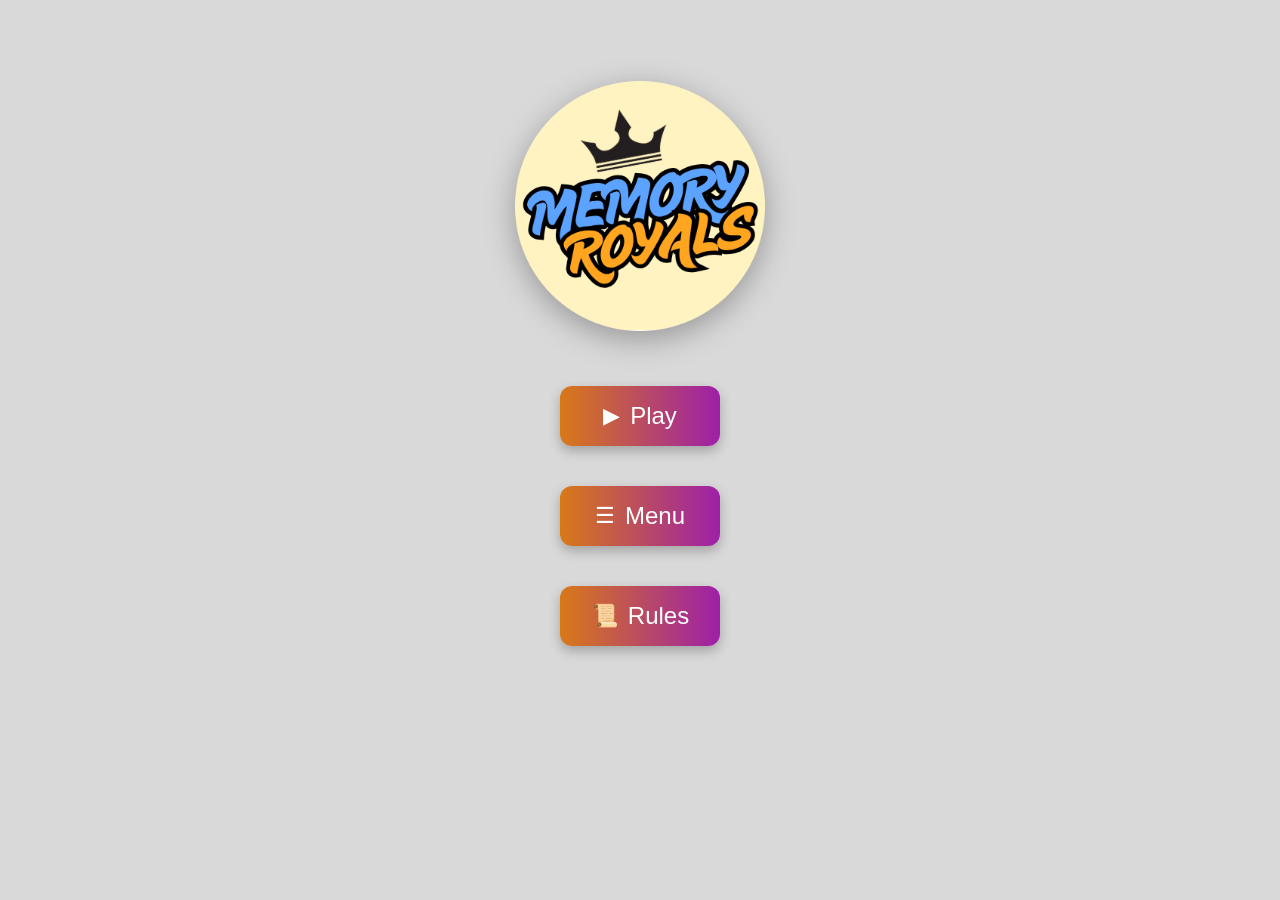
<file: index.html>
<!DOCTYPE html>
<html lang="en">
<head>
    <link rel="manifest" href="manifest.json">

    <meta name="theme-color" content="#000000">
    <link rel="apple-touch-icon" href="assets/images/gamelogo.png">
    <meta charset="UTF-8">

    <meta
        name="viewport"
        content="width=device-width, initial-scale=1.0"
    >

    <title>Memory Royals - Menu</title>

    <!-- Menu CSS -->
    <link rel="stylesheet" href="css/menu.css">
</head>

<body>
        <div id="rotateScreen">

        <div class="rotate-content">

            <img
                src="assets/images/gamelogo.png"
                class="rotate-logo"
                alt="Memory Royals Logo"
            >

            <div class="rotate-icon">
                📱 ↻
            </div>

            <h2>Rotate Your Device</h2>

            <p>Please use Landscape Mode</p>

        </div>

    </div>
    <video
        id="backgroundVideo"
        class="background-video"
        autoplay
        muted
        loop
        playsinline
    >
        <source
            src="assets/videos/background.mp4"
            type="video/mp4"
        >

        Your browser does not support video backgrounds.
    </video>


    <!-- ==========================================
         DARK OVERLAY
         Helps the logo and buttons remain visible
    =========================================== -->

    <div class="background-overlay"></div>


    <!-- ==========================================
         MAIN MENU
    =========================================== -->
    <div id="gameContent">
        <main class="menu-container">

            <!-- Game Logo -->
            <div class="logo-container">
                <img
                    src="assets/images/gamelogo.png"
                    alt="Memory Royals Logo"
                    class="game-logo"
                >
            </div>


            <!-- Menu Buttons -->
            <div class="menu-buttons">

                <!-- Play Button -->
                <button
                    id="playButton"
                    class="menu-button"
                >
                    <span class="button-icon">▶</span>
                    <span>Play</span>
                </button>


                <!-- Menu Button -->
                <button
                    id="menuButton"
                    class="menu-button"
                >
                    <span class="button-icon">☰</span>
                    <span>Menu</span>
                </button>


                <!-- Rules Button -->
                <button
                    id="rulesButton"
                    class="menu-button"
                >
                    <span class="button-icon">📜</span>
                    <span>Rules</span>
                </button>

            </div>

        </main>
    </div>

    <!-- ==========================================
         AUDIO
    =========================================== -->

    <!-- Background/Menu Music -->
    <audio
        id="menuMusic"
        loop
    >
        <source
            src="assets/audio/home-page.mp3"
            type="audio/mpeg"
        >
    </audio>


    <!-- Button Click Sound -->
    <audio
        id="buttonClickSound"
    >
        <source
            src="assets/audio/button-click.mp3"
            type="audio/mpeg"
        >
    </audio>


    <!-- Menu JavaScript -->
    <script src="js/menu.js"></script>

</body>
</html>
</file>
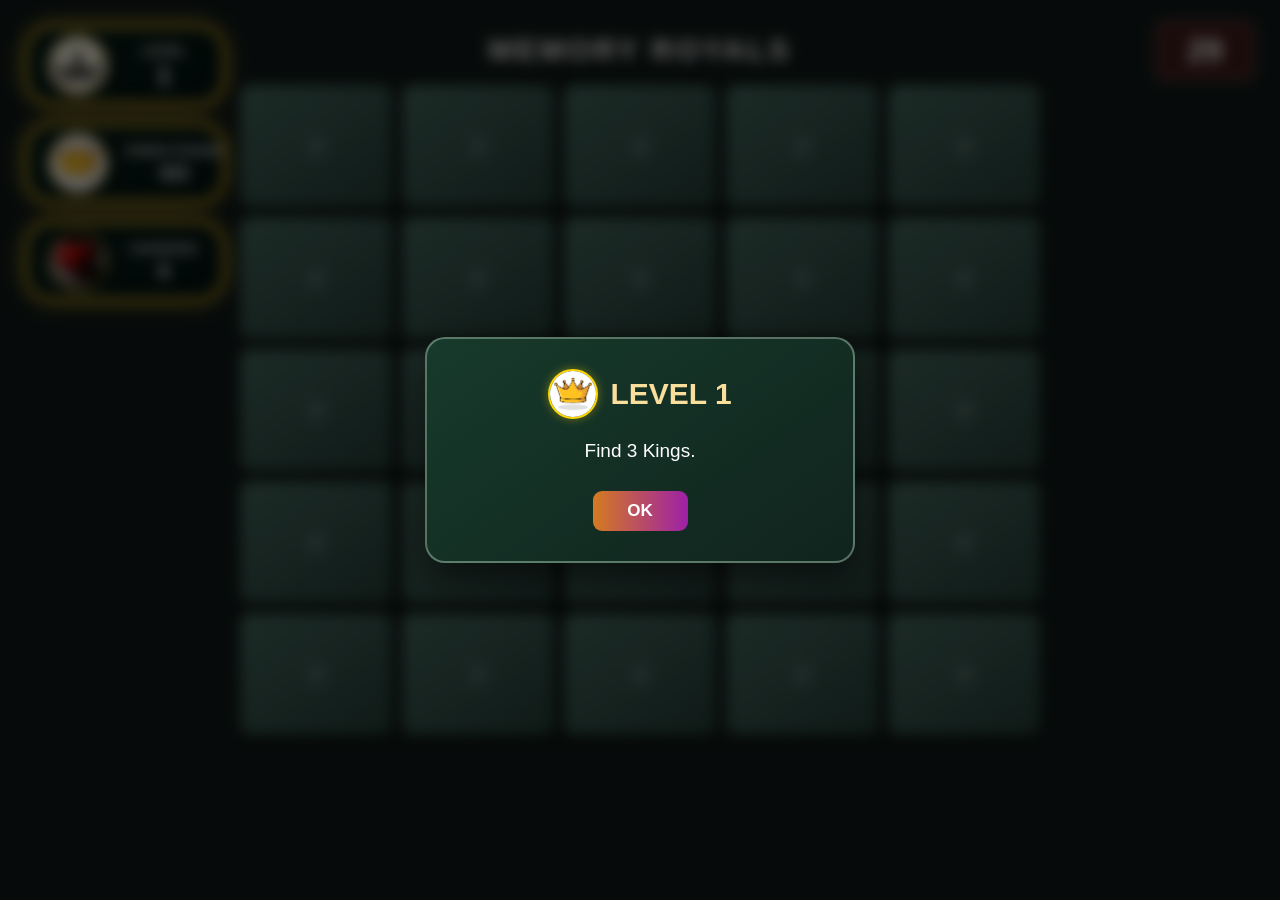
<file: game.html>
<!DOCTYPE html>
<html lang="en">

<head>

    <meta charset="UTF-8">

    <meta
        name="viewport"
        content="width=device-width, initial-scale=1.0"
    >

    <title>Memory Royals - Game</title>

    <link
        rel="stylesheet"
        href="css/game.css"
    >

</head>


<body>


    <!-- ==================================================
         MAIN GAME
    =================================================== -->

    <main class="game-container">


        <!-- ==================================================
             LEFT HUD
        =================================================== -->

    <div class="top-left-hud">

        <!-- LEVEL -->
        <div class="hud-card level-card">

            <div class="hud-icon">
                <img src="assets/images/level-crown.png" alt="Level">
            </div>

            <div class="hud-content">
                <div class="hud-label">LEVEL</div>
                <div class="hud-value" id="levelNumber">1</div>
            </div>

        </div>


        <!-- KINGS FOUND -->
        <div class="hud-card">

            <div class="hud-icon">
                <img class="hud-icon-img king-icon" src="assets/images/king.png" alt="Kings">
            </div>

            <div class="hud-content">

                <div class="hud-label">
                    KINGS FOUND
                </div>

                <div class="hud-value kings-value">
                    <span id="kingCounter">0/3</span>
                </div>

            </div>

        </div>


        <!-- CHANCES -->
        <div class="hud-card">

            <div class="hud-icon">
                <img class="hud-icon-img chance-icon" src="assets/images/heart.png" alt="Chances">
            </div>

            <div class="hud-content">

                <div class="hud-label">
                    CHANCES
                </div>

                <div
                    class="hud-value"
                    id="chanceCounter"
                >
                    3
                </div>

            </div>

        </div>

    </div>


        <!-- ==================================================
             TIMER
        =================================================== -->

        <div
            id="timer"
            class="timer"
        >
            50
        </div>


        <!-- ==================================================
             TITLE
        =================================================== -->

        <h1 class="game-title">
            MEMORY ROYALS
        </h1>


        <!-- ==================================================
             GAME BOARD
        =================================================== -->

        <section
            id="gameBoard"
            class="game-board"
        >
        </section>


        <!-- ==================================================
             FEEDBACK MESSAGE
        =================================================== -->

        <div
            id="gameMessage"
            class="game-message"
        >
        </div>
        <div
            id="sideFeedback"
            class="side-feedback"
        ></div>
        <!-- Memorise Message -->
        <div
            id="memoriseMessage"
            class="memorise-message"
        >
            MEMORISE
        </div>

    </main>


    <!-- ==================================================
         POPUP
    =================================================== -->

    <div
        id="popupOverlay"
        class="popup-overlay"
    >
        <div id="fireworks"></div>
        <div class="game-popup">

            <div class="popup-title-row">

                <img
                    id="popupIcon"
                    class="popup-icon"
                    src=""
                    alt="Popup Icon"
                >

                <div
                    id="popupTitle"
                    class="popup-title"
                >
                    LEVEL 1
                </div>

            </div>

            <div
                id="popupText"
                class="popup-text"
            >
                Get ready!
            </div>

            <button
                id="popupButton"
                class="popup-button"
            >
                OK
            </button>

        </div>

    </div>

        <!-- ==================================================
         BACKGROUND MUSIC
    =================================================== -->

    <audio
        id="gameMusic"
        loop
        preload="auto"
    >

        <source
            src="assets/audio/game-music.mp3"
            type="audio/mpeg"
        >

    </audio>


    <!-- ==================================================
         DANGER MUSIC
    =================================================== -->

    <audio
        id="dangerMusic"
        loop
        preload="auto"
    >

        <source
            src="assets/audio/danger-music.mp3"
            type="audio/mpeg"
        >

    </audio>


    <!-- ==================================================
         JAVASCRIPT
    =================================================== -->

    <script src="js/game-data.js"></script>

    <script src="js/game.js"></script>


</body>

</html>
</file>
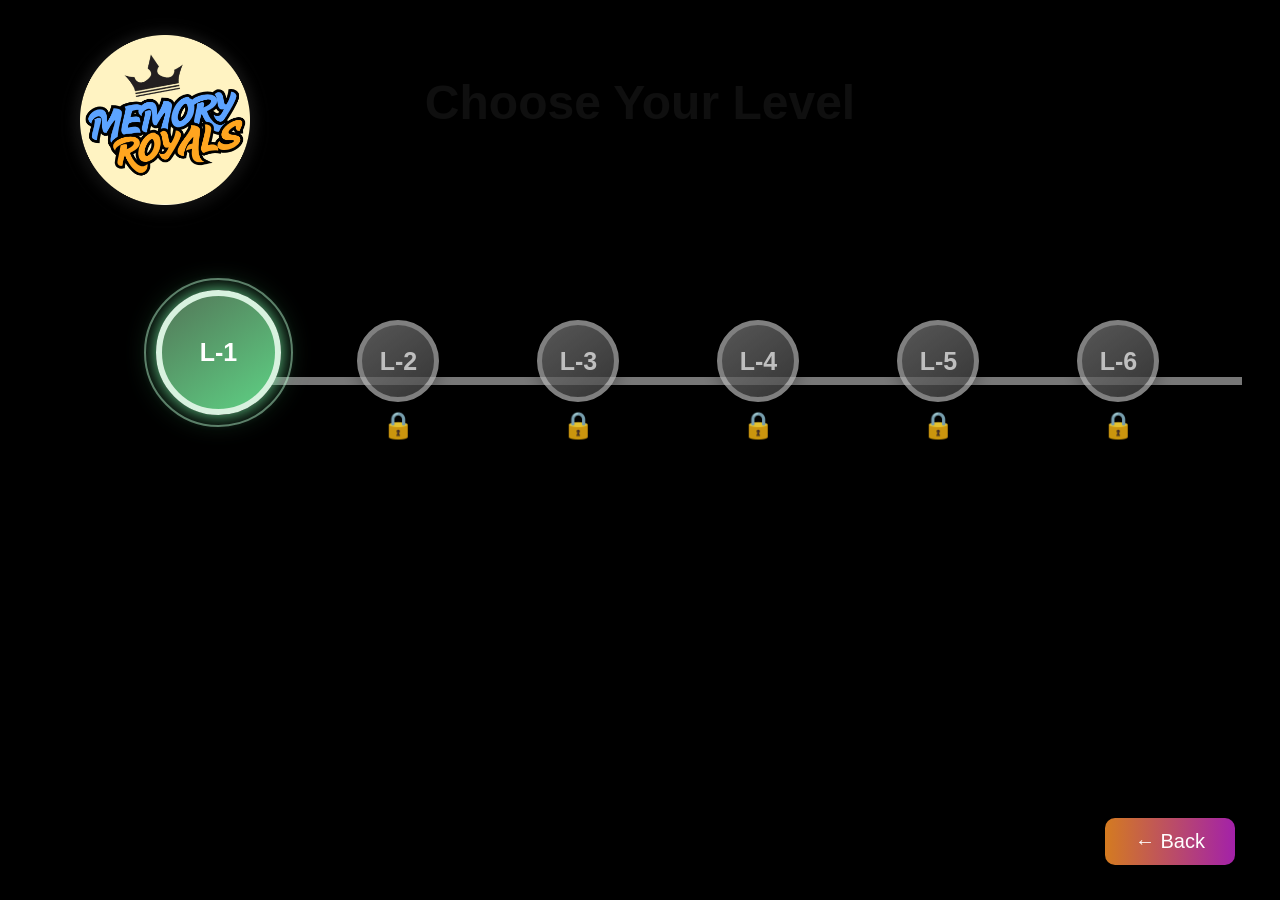
<file: level-menu.html>
<!DOCTYPE html>
<html lang="en">

<head>
    <meta charset="UTF-8">

    <meta
        name="viewport"
        content="width=device-width, initial-scale=1.0"
    >

    <title>Memory Royals - Levels</title>

    <link
        rel="stylesheet"
        href="css/level-menu.css"
    >
</head>

<body>

    <!-- ==================================================
         BACKGROUND ANIMATION
    =================================================== -->

    <video
        id="backgroundVideo"
        class="background-video"
        autoplay
        muted
        loop
        playsinline
    >
        <source
            src="assets/videos/background.mp4"
            type="video/mp4"
        >
    </video>


    <!-- Dark transparent layer over background -->
    <div class="background-overlay"></div>


    <!-- ==================================================
         MAIN PAGE
    =================================================== -->

    <main class="level-page">
        <!-- Game Logo -->
        <div class="level-page-logo">
            <img
                src="assets/images/gamelogo.png"
                alt="Memory Royals"
            >
        </div>

        <!-- Page title -->
        <h1 class="page-title">
            Choose Your Level
        </h1>


        <!-- ==================================================
             LEVEL PATH
        =================================================== -->

        <section
            class="level-path-container"
            id="levelPathContainer"
        >

            <!-- Levels will be generated by JavaScript -->

        </section>


        <!-- ==================================================
             BACK BUTTON
        =================================================== -->

        <button
            id="backButton"
            class="back-button"
        >
            ← Back
        </button>

    </main>


    <!-- ==================================================
         AUDIO
    =================================================== -->

    <!-- Background music -->
    <audio
        id="levelMenuMusic"
        preload="auto"
        loop
    >
        <source
            src="assets/audio/home-page.mp3"
            type="audio/mpeg"
        >
    </audio>


    <!-- Button click sound -->
    <audio
        id="buttonClickSound"
        preload="auto"
    >
        <source
            src="assets/audio/button-click.mp3"
            type="audio/mpeg"
        >
    </audio>


    <!-- ==================================================
         JAVASCRIPT
    =================================================== -->

    <script src="js/level-menu.js"></script>

</body>

</html>
</file>
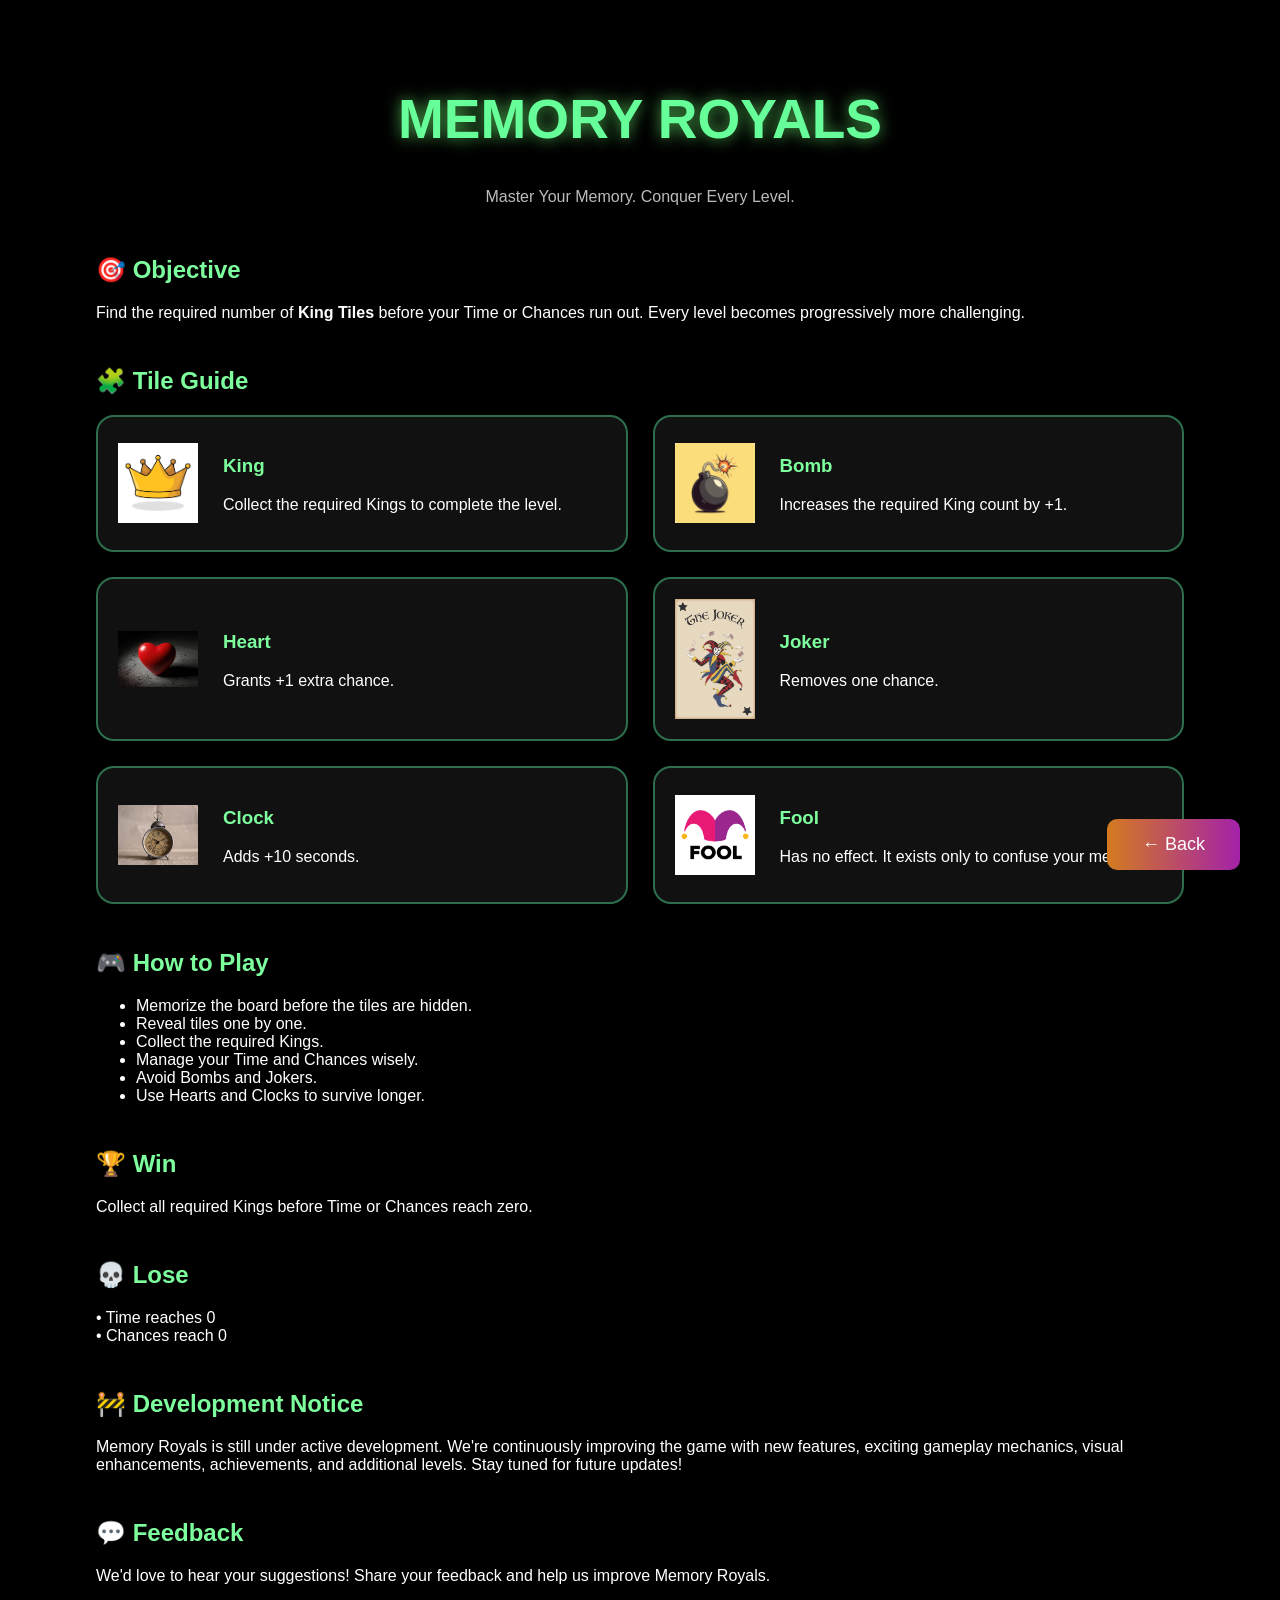
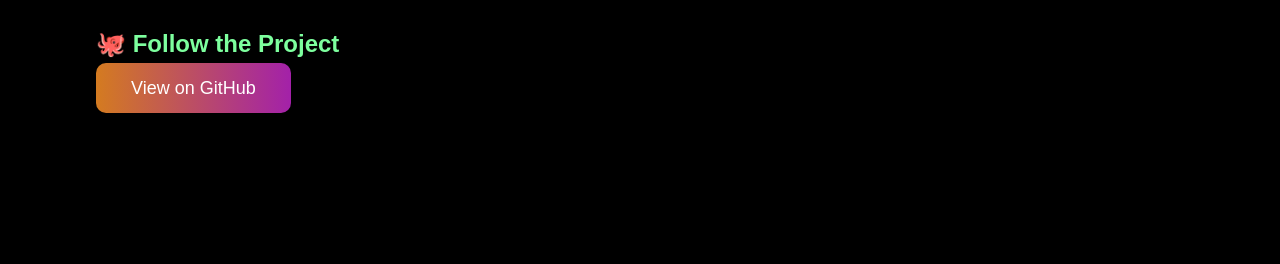
<file: rules.html>
<!DOCTYPE html>
<html lang="en">

<head>

    <meta charset="UTF-8">

    <meta name="viewport"
          content="width=device-width, initial-scale=1.0">

    <title>Memory Royals - Rules</title>

    <link rel="stylesheet"
          href="css/rules.css">

</head>

<body>

    <div class="rules-container">

        <h1 class="title">
            MEMORY ROYALS
        </h1>

        <p class="subtitle">
            Master Your Memory. Conquer Every Level.
        </p>

        <section class="section">

            <h2>🎯 Objective</h2>

            <p>
                Find the required number of <b>King Tiles</b>
                before your Time or Chances run out.
                Every level becomes progressively more
                challenging.
            </p>

        </section>

        <section class="section">

            <h2>🧩 Tile Guide</h2>

            <div class="tile-grid">

                <!-- King -->

                <div class="tile-card">

                    <img src="assets/images/king.png"
                    alt="King Tile"
                    title="King Tile"
                    >

                    <div>

                        <h3>King</h3>

                        <p>
                            Collect the required Kings to
                            complete the level.
                        </p>

                    </div>

                </div>

                <!-- Bomb -->

                <div class="tile-card">

                    <img src="assets/images/bomb.png"
                    alt="Bomb Tile"
                    title="bomb Tile"
                    >

                    <div>

                        <h3>Bomb</h3>

                        <p>
                            Increases the required King count
                            by +1.
                        </p>

                    </div>

                </div>

                <!-- Heart -->

                <div class="tile-card">

                    <img src="assets/images/heart.png"
                    alt="Heart Tile"
                    title="Heart Tile"
                    >

                    <div>

                        <h3>Heart</h3>

                        <p>
                            Grants +1 extra chance.
                        </p>

                    </div>

                </div>

                <!-- Joker -->

                <div class="tile-card">

                    <img src="assets/images/joker.png"
                    alt="Joker Tile"
                    title="Joker Tile"
                    >

                    <div>

                        <h3>Joker</h3>

                        <p>
                            Removes one chance.
                        </p>

                    </div>

                </div>

                <!-- Clock -->

                <div class="tile-card">

                    <img src="assets/images/clock.png"
                    alt="Clock Tile"
                    title="Clock Tile"
                    >

                    <div>

                        <h3>Clock</h3>

                        <p>
                            Adds +10 seconds.
                        </p>

                    </div>

                </div>

                <!-- Fool -->

                <div class="tile-card">

                    <img src="assets/images/fool.png"
                    alt="Fool Tile"
                    title="Fool Tile"
                    >

                    <div>

                        <h3>Fool</h3>

                        <p>
                            Has no effect. It exists only to
                            confuse your memory.
                        </p>

                    </div>

                </div>

            </div>

        </section>

        <section class="section">

            <h2>🎮 How to Play</h2>

            <ul>

                <li>Memorize the board before the tiles are hidden.</li>

                <li>Reveal tiles one by one.</li>

                <li>Collect the required Kings.</li>

                <li>Manage your Time and Chances wisely.</li>

                <li>Avoid Bombs and Jokers.</li>

                <li>Use Hearts and Clocks to survive longer.</li>

            </ul>

        </section>

        <section class="section">

            <h2>🏆 Win</h2>

            <p>
                Collect all required Kings before
                Time or Chances reach zero.
            </p>

        </section>

        <section class="section">

            <h2>💀 Lose</h2>

            <p>

                • Time reaches 0

                <br>

                • Chances reach 0

            </p>

        </section>

        <section class="section">

            <h2>🚧 Development Notice</h2>

            <p>

                Memory Royals is still under active development.

                We're continuously improving the game with new
                features, exciting gameplay mechanics, visual
                enhancements, achievements, and additional levels.

                Stay tuned for future updates!

            </p>

        </section>

        <section class="section">

            <h2>💬 Feedback</h2>

            <p>

                We'd love to hear your suggestions!

                Share your feedback and help us improve
                Memory Royals.

            </p>

        </section>

        <section class="section">

            <h2>🐙 Follow the Project</h2>

            <a class="github-btn"

            href="https://github.com/Smik395/Memory_Royals"

            target="_blank"
                rel="noopener noreferrer">
                View on GitHub

            </a>

        </section>

    </div>

    <button class="back-btn" ">

        ← Back

    </button>

    <audio
        id="buttonClickSound"
        preload="auto"
    >
        <source
            src="assets/audio/button-click.mp3"
            type="audio/mpeg"
        >
    </audio>

    <script src="js/rules.js"></script>

</body>

</html>
</file>
<file: css/menu.css>
/* ==========================================
   RESET
========================================== */

* {
    margin: 0;
    padding: 0;
    box-sizing: border-box;
}


/* ==========================================
   BODY
========================================== */

body {
    width: 100%;
    height: 100vh;

    overflow: hidden;

    font-family: Arial, sans-serif;

    position: relative;
}


/* ==========================================
   ANIMATED BACKGROUND VIDEO
========================================== */

.background-video {
    position: fixed;

    top: 0;
    left: 0;

    width: 100%;
    height: 100%;

    object-fit: cover;

    z-index: -2;
}


/* ==========================================
   BACKGROUND OVERLAY
========================================== */

.background-overlay {
    position: fixed;

    top: 0;
    left: 0;

    width: 100%;
    height: 100%;

    background: rgba(0, 0, 0, 0.15);

    z-index: -1;
}


/* ==========================================
   MAIN MENU CONTAINER
========================================== */

.menu-container {
    width: 100%;
    height: 100vh;

    display: flex;

    flex-direction: column;

    align-items: center;

    /* This controls the vertical positioning */
    padding-top: 9vh;
}


/* ==========================================
   LOGO
========================================== */

.logo-container {
    display: flex;

    justify-content: center;

    align-items: center;
}


.game-logo {
    width: 250px;

    max-width: 70vw;

    height: auto;

    display: block;

    object-fit: contain;

    filter: drop-shadow(
        0 8px 15px rgba(0, 0, 0, 0.3)
    );

    animation: logoAppear 1s ease-out;
}


/* ==========================================
   LOGO ENTRY ANIMATION
========================================== */

@keyframes logoAppear {

    from {
        opacity: 0;

        transform:
            scale(0.7)
            translateY(-30px);
    }

    to {
        opacity: 1;

        transform:
            scale(1)
            translateY(0);
    }
}


/* ==========================================
   BUTTON CONTAINER
========================================== */

.menu-buttons {
    display: flex;

    flex-direction: column;

    align-items: center;

    gap: 40px;

    margin-top: 55px;
}


/* ==========================================
   MENU BUTTON
========================================== */

.menu-button {
    width: 160px;

    min-height: 60px;

    border: none;

    border-radius: 12px;

    padding: 10px 20px;

    display: flex;

    justify-content: center;

    align-items: center;

    gap: 10px;

    font-size: 24px;

    color: white;

    cursor: pointer;

    background:
        linear-gradient(
            90deg,
            #d87918,
            #9d20a8
        );

    box-shadow:
        0 5px 12px
        rgba(0, 0, 0, 0.25);

    transition:
        transform 0.2s ease,
        box-shadow 0.2s ease,
        filter 0.2s ease;
}


/* ==========================================
   BUTTON HOVER
========================================== */

.menu-button:hover {

    transform:
        translateY(-4px)
        scale(1.05);

    box-shadow:
        0 8px 18px
        rgba(0, 0, 0, 0.35);

    filter: brightness(1.1);
}


/* ==========================================
   BUTTON CLICK
========================================== */

.menu-button:active {

    transform:
        translateY(1px)
        scale(0.97);
}


/* ==========================================
   BUTTON ICON
========================================== */

.button-icon {
    font-size: 22px;
}


/* ==========================================
   RESPONSIVE DESIGN
========================================== */

/* ==========================================
   RESPONSIVE MOBILE (LANDSCAPE)
========================================== */

@media (max-width: 950px) and (orientation: landscape) {

    .menu-container{

        justify-content:center;

        padding-top:0;

        padding-bottom:0;

    }

    .game-logo{

        width:170px;

        max-width:32vw;

    }

    .menu-buttons{

        margin-top:22px;

        gap:20px;

    }

    .menu-button{

        width: 120px;

        min-height:48px;

        font-size:18px;

    }

    .button-icon{

        font-size:18px;

    }

}
/* ==========================================
   SMALL LANDSCAPE DEVICES
========================================== */

@media (max-height:450px) and (orientation:landscape){

    .game-logo{

        width:100px;

    }

    .menu-buttons{

        margin-top:12px;

        gap:12px;

    }

    .menu-button{

        min-height:30px;

        font-size:14px;

    }

}
/* ==========================================
   ROTATE SCREEN
========================================== */

#rotateScreen{

    position:fixed;

    inset:0;

    display:none;

    justify-content:center;

    align-items:center;

    background:rgba(0,0,0,.80);

    backdrop-filter:blur(8px);

    -webkit-backdrop-filter:blur(8px);

    z-index:99999;

    text-align:center;

    color:white;

    padding:20px;

}

.rotate-content{

    display:flex;

    flex-direction:column;

    align-items:center;

    gap:22px;

}

.rotate-logo{

    width:220px;

    max-width:70vw;

}

.rotate-icon{

    font-size:64px;

    animation:rotatePhone 1.5s ease-in-out infinite;

}

.rotate-content h2{

    font-size:32px;

    font-weight:bold;

    color:#FFD700;

}

.rotate-content p{

    font-size:20px;

    opacity:.9;

}

@keyframes rotatePhone{

    0%{

        transform:rotate(0deg);

    }

    50%{

        transform:rotate(90deg);

    }

    100%{

        transform:rotate(0deg);

    }

}
</file>
<file: css/game.css>
/* ==================================================
   RESET
================================================== */

* {
    margin: 0;
    padding: 0;
    box-sizing: border-box;
}


/* ==================================================
   BODY
================================================== */

body {

    width: 100%;
    height: 100vh;

    overflow: hidden;

    font-family:
        "Segoe UI",
        Arial,
        sans-serif;

    background: #101a18;

}


/* ==================================================
   BACKGROUND VIDEO
================================================== */

.game-background {

    position: fixed;

    inset: 0;

    width: 100%;
    height: 100%;

    object-fit: cover;

    z-index: -2;

}


/* ==================================================
   BACKGROUND OVERLAY
================================================== */

.background-overlay {

    position: fixed;

    inset: 0;

    background:
        rgba(0, 0, 0, 0.25);

    z-index: -1;

}


/* ==================================================
   MAIN CONTAINER
================================================== */

.game-container {

    position: relative;

    width: 100%;
    height: 100vh;

    display: flex;

    flex-direction: column;

    align-items: center;

    padding-top: 25px;

}


/* ==================================================
   TOP LEFT HUD
================================================== */

/* ==================================================
   TOP LEFT HUD
================================================== */

.top-left-hud {

    position: absolute;

    top: 25px;
    left: 25px;

    display: flex;

    flex-direction: column;

    gap: 18px;

    z-index: 10;
}


/* ==================================================
   HUD CARD
================================================== */

.hud-card {

    width: 200px;
    height: 80px;

    display: flex;

    align-items: center;

    padding: 14px 20px;

    border-radius: 28px;

    background:
        linear-gradient(
            135deg,
            rgba(4, 30, 24, 0.96),
            rgba(2, 20, 17, 0.94)
        );

    border: 3px solid #e7b92f;

    box-shadow:
        0 0 10px rgba(255, 205, 40, 0.65),
        0 0 25px rgba(255, 205, 40, 0.25),
        inset 0 0 20px rgba(0, 0, 0, 0.35);

}


/* ==================================================
   ICON CIRCLE
================================================== */

.hud-icon {

    width: 60px;
    height: 60px;

    flex-shrink: 0;

    display: flex;
    overflow:hidden;
    align-items: center;
    justify-content: center;
    align-items:center;
    border-radius: 50%;

    background: rgba(0, 0, 0, 0.28);

    border: 2px solid #c89528;

}


.hud-icon img {

    width: 82px;
    height: 82px;

    object-fit: cover;

}
.king-icon,
.chance-icon {

    object-fit: contain;
    
    padding: 10px;      /* Increase to 4px or 5px if you want them even smaller */

}

/* ==================================================
   HUD CONTENT
================================================== */

.hud-content {

    flex: 1;

    margin-left: 18px;

    text-align: center;

}


/* ==================================================
   LABEL
================================================== */

.hud-label {

    font-size: 13px;

    font-weight: 700;

    color: #ffffff;

    letter-spacing: 0.5px;

    white-space: nowrap;

}


/* ==================================================
   VALUE
================================================== */

.hud-value {

    margin-top: 5px;

    font-size: 20px;

    line-height: 1;

    font-weight: 700;

    color: #ffffff;

}


/* Kings counter */

.kings-value {

    font-size: 20px;

}


/* First number of Kings counter */

.kings-value {

    color: #ffffff;

}


/* ==================================================
   LEVEL CARD
================================================== */

.level-card .hud-value {

    font-size: 25px;

}


/* ==================================================
   MOBILE
================================================== */

@media (max-width: 700px) {

    .top-left-hud {

        top: 12px;
        left: 12px;

        gap: 10px;

    }

    .hud-card {

        width: 245px;
        height: 110px;

        border-radius: 20px;

        padding: 10px 12px;

    }

    .hud-icon {

        width: 78px;
        height: 78px;

    }

    .hud-icon img {

        width: 56px;
        height: 56px;

    }

    .hud-label {

        font-size: 18px;

    }

    .hud-value {

        font-size: 42px;

    }

    .kings-value {

        font-size: 32px;

    }

}




/* ==================================================
   TIMER
================================================== */

.timer {

    position: absolute;

    top: 20px;
    right: 25px;

    min-width: 100px;

    padding:
        10px 22px;

    border-radius: 12px;

    text-align: center;

    color: white;

    font-size: 32px;

    font-weight: bold;

    background:
        rgba(75, 30, 30, 0.85);

    border:
        2px solid
        rgba(255, 255, 255, 0.25);

    transition:
        transform 0.2s ease;

}


/* ==================================================
   DANGER TIMER
================================================== */

.timer.danger {

    animation:
        dangerPulse
        0.7s
        infinite
        alternate;

}


@keyframes dangerPulse {

    from {

        transform:
            scale(1);

    }

    to {

        transform:
            scale(1.1);

        box-shadow:
            0 0 20px
            rgba(255, 50, 50, 0.8);

    }

}


/* ==================================================
   GAME TITLE
================================================== */

.game-title {

    margin-top: 8px;

    margin-bottom: 18px;

    color: white;

    font-size: 30px;

    letter-spacing: 3px;

    text-shadow:
        0 4px 10px
        rgba(0, 0, 0, 0.6);

}


/* ==================================================
   GAME BOARD
================================================== */

.game-board {

    display: grid;

    grid-template-columns:
        repeat(5, 1fr);

    grid-template-rows:
        repeat(5, 1fr);

    gap: 10px;

    width: min(90vw, 800px);

    height: min(85vh, 650px);
    aspect-ratio:
        1 / 1;

}


/* ==================================================
   TILE
================================================== */

.tile {

    position: relative;

    border: none;

    border-radius: 10px;

    padding: 0;

    overflow: hidden;

    cursor: pointer;

    background:
        linear-gradient(
            145deg,
            #54736b,
            #314843
        );

    box-shadow:
        0 5px 12px
        rgba(0, 0, 0, 0.35);

    transition:
        transform 0.15s ease,
        box-shadow 0.15s ease;

}


.tile:hover {

    transform:
        translateY(-3px);

    box-shadow:
        0 8px 16px
        rgba(0, 0, 0, 0.45);

}


/* ==================================================
   HIDDEN TILE
================================================== */

.tile.hidden {

    background:
        linear-gradient(
            145deg,
            #45685e,
            #253f38
        );

}


/* Crown symbol on hidden tile */

.tile.hidden::before {

    content:
        "♛";

    position: absolute;

    inset: 0;

    display: flex;

    align-items: center;

    justify-content: center;

    color:
        rgba(255, 255, 255, 0.25);

    font-size: 28px;

}


/* ==================================================
   TILE IMAGE
================================================== */

.tile-image {

    width: 100%;
    height: 100%;

    display: block;

    object-fit: cover;

    animation:
        revealTile
        0.25s
        ease;

}


@keyframes revealTile {

    from {

        opacity: 0;

        transform:
            scale(0.7);

    }

    to {

        opacity: 1;

        transform:
            scale(1);

    }

}


/* ==================================================
   REVEALED TILE
================================================== */

.tile.revealed {

    cursor: default;

}


/* ==================================================
   FEEDBACK
================================================== */

/* ==================================================
   CENTER GAME MESSAGE
================================================== */

.game-message {

    position: fixed;

    top: 50%;
    left: 50%;

    transform:
        translate(-50%, -50%)
        scale(0.85);

    min-width: 350px;

    padding: 18px 35px;

    border-radius: 14px;

    background:
        rgba(10, 15, 15, 0.88);

    color: white;

    font-size: 34px;

    font-weight: 500;

    text-align: center;

    letter-spacing: 0.5px;

    box-shadow:
        0 8px 25px
        rgba(0, 0, 0, 0.35);

    opacity: 0;

    pointer-events: none;

    z-index: 200;

}


/* ==================================================
   SHOW MESSAGE
================================================== */

.game-message.show {

    animation:
        centerMessageAnimation
        2s
        ease
        forwards;

}


/* ==================================================
   MESSAGE ANIMATION
================================================== */

@keyframes centerMessageAnimation {

    0% {

        opacity: 0;

        transform:
            translate(-50%, -50%)
            scale(0.85);

    }

    15% {

        opacity: 1;

        transform:
            translate(-50%, -50%)
            scale(1);

    }

    75% {

        opacity: 1;

        transform:
            translate(-50%, -50%)
            scale(1);

    }

    100% {

        opacity: 0;

        transform:
            translate(-50%, -50%)
            scale(0.95);

    }

}


/* ==================================================
   POPUP OVERLAY
================================================== */

.popup-overlay {

    position: fixed;

    inset: 0;

    display: flex;

    align-items: center;

    justify-content: center;

    background:
        rgba(0, 0, 0, 0.58);

    -webkit-backdrop-filter: blur(7px);
    backdrop-filter: blur(7px);

    z-index: 100;

}


/* ==================================================
   POPUP
================================================== */

.game-popup {
    position:relative;

    z-index:5;
    width:
        min(90vw, 430px);

    padding: 30px;

    border-radius: 20px;

    text-align: center;

    background:
        linear-gradient(
            145deg,
            #173a2c,
            #10241d
        );

    border:
        2px solid
        rgba(221, 255, 230, 0.35);

    color: white;

    box-shadow:
        0 15px 40px
        rgba(0, 0, 0, 0.55);

    animation:
        popupAppear
        0.4s
        ease;

}


@keyframes popupAppear {

    from {

        opacity: 0;

        transform:
            scale(0.75);

    }

    to {

        opacity: 1;

        transform:
            scale(1);

    }

}


/* ==================================================
   POPUP TITLE
================================================== */

.popup-title {

    color:
        #f9df9b;

    font-size: 30px;

    font-weight: bold;

    margin-bottom: 18px;

}


/* ==================================================
   POPUP TEXT
================================================== */

.popup-text {

    font-size: 19px;

    line-height: 1.5;

    margin-bottom: 25px;

}


/* ==================================================
   POPUP BUTTON
================================================== */

.popup-button {

    min-width: 95px;

    padding:
        10px 24px;

    border: none;

    border-radius: 9px;

    background:
        linear-gradient(
            90deg,
            #d47b20,
            #9d20a8
        );

    color: white;

    font-size: 17px;

    font-weight: bold;

    cursor: pointer;

    transition:
        transform 0.15s ease;

}


.popup-button:hover {

    transform:
        scale(1.05);

}


/* ==================================================
   MOBILE
================================================== */

@media (max-width: 700px) {

    .game-title {

        font-size: 22px;

        margin-bottom: 12px;

    }


    .game-board {

        width: 92vw;

        gap: 6px;

    }


    .tile {

        border-radius: 7px;

    }


    .top-left-hud {

        top: 10px;
        left: 10px;

    }


    .timer {

        top: 10px;
        right: 10px;

        min-width: 65px;

        font-size: 24px;

    }

}
/* ==================================================
   MEMORISE MESSAGE
================================================== */

.memorise-message {

    position: fixed;

    top: 50%;
    left: 50%;

    transform: translate(-50%, -50%) scale(0.7);

    font-size: 72px;

    font-weight: 900;

    letter-spacing: 6px;

    color: #ffffff;

    text-align: center;

    text-shadow:
        0 0 10px rgba(255, 255, 255, 0.7),
        0 0 25px rgba(255, 210, 120, 0.8),
        0 6px 15px rgba(0, 0, 0, 0.6);

    opacity: 0;

    pointer-events: none;

    z-index: 200;
}


/* Show animation */

.memorise-message.show {

    animation:
        memoriseAnimation
        1.2s
        ease forwards;

}


@keyframes memoriseAnimation {

    0% {

        opacity: 0;

        transform:
            translate(-50%, -50%)
            scale(0.6);

    }

    25% {

        opacity: 1;

        transform:
            translate(-50%, -50%)
            scale(1.15);

    }

    45% {

        transform:
            translate(-50%, -50%)
            scale(1);

    }

    100% {

        opacity: 1;

        transform:
            translate(-50%, -50%)
            scale(1);

    }

}
/* ==================================================
   LEFT-CENTER TILE FEEDBACK
================================================== */

.side-feedback {

    position: fixed;

    top: 50%;
    left: 30px;

    transform:
        translateY(-50%)
        translateX(-25px)
        scale(0.9);

    min-width: 210px;

    padding: 14px 20px;

    border-radius: 12px;

    background:
        rgba(10, 15, 15, 0.55);

    border:
        1px solid
        rgba(255, 255, 255, 0.18);

    -webkit-backdrop-filter: blur(7px);
    backdrop-filter: blur(7px);

    color: white;

    font-size: 20px;

    font-weight: 600;

    text-align: center;

    opacity: 0;

    pointer-events: none;

    z-index: 210;
}


/* ==================================================
   SHOW LEFT FEEDBACK
================================================== */

.side-feedback.show {

    animation:
        leftFeedbackAnimation
        1.5s
        ease
        forwards;

}


@keyframes leftFeedbackAnimation {

    0% {

        opacity: 0;

        transform:
            translateY(-50%)
            translateX(-25px)
            scale(0.9);

    }

    20% {

        opacity: 1;

        transform:
            translateY(-50%)
            translateX(0)
            scale(1);

    }

    70% {

        opacity: 1;

        transform:
            translateY(-50%)
            translateX(0)
            scale(1);

    }

    100% {

        opacity: 0;

        transform:
            translateY(-50%)
            translateX(-15px)
            scale(0.96);

    }

}
.popup-title-row {

    display: flex;

    align-items: center;

    justify-content: center;

    gap: 12px;

    margin-bottom: 18px;

}

.popup-icon {

    width: 50px;

    height: 50px;

    border-radius: 50%;

    object-fit: cover;

    border: 2px solid gold;

    box-shadow: 0 0 10px rgba(255, 215, 0, 0.4);

    display: none; /* Hidden until JavaScript sets an image */

}

.popup-title {

    margin: 0;

}
.popup-inline-icon{

    width:28px;

    height:28px;

    border-radius:50%;

    object-fit:cover;

    vertical-align:middle;

    margin-right:8px;

    border:2px solid #ffd700;

}
#fireworks{

    position:absolute;

    inset:0;

    overflow:hidden;

    pointer-events:none;

    z-index:1;

}
.firework{

    position:absolute;

    width:8px;
    height:8px;

    border-radius:50%;

    background:var(--color);

    box-shadow:
        0 0 8px var(--color),
        0 0 16px var(--color),
        0 0 28px var(--color);

    animation:
        explode 1.4s ease-out forwards;

}

@keyframes explode{

    0%{

        opacity:1;

        transform:
            translate(0,0)
            scale(1);

    }

    60%{

        opacity:1;

    }

    100%{

        opacity:0;

        transform:
            translate(var(--x),var(--y))
            scale(0);

    }

}
/* ==========================================
   MOBILE LANDSCAPE
========================================== */

@media (max-width:950px) and (orientation:landscape){

    /* ==========================
       HUD
    ========================== */

    .top-left-hud{

        top:10px;
        left:10px;

        gap:1px;

    }

    .hud-card{

        width:100px;
        height:50px;

        padding:5px 5px;

        border-radius:18px;

    }

    .hud-icon{

        width:35px;
        height:35px;
        border-radius:50%;
        
        

    }

    .hud-icon img{

        width:35px;
        height:35px;
        object-fit: cover;
        

    }
    .king-icon,
    .chance-icon{
        object-fit: contain;
        padding:1px;
        

    }

    .hud-content{

        margin-left:7px;

    }

    .hud-label{

        font-size:6px;

    }

    .hud-value{

        font-size:13px;

        margin-top:2px;

    }

    .level-card .hud-value{

        font-size:17px;

    }

    .kings-value{

        font-size:15px;

    }
    /* ==========================
    TIMER
    ========================== */

    .timer{

        top:10px;
        right:10px;

        min-width:70px;

        padding:6px 14px;

        font-size:22px;

        border-radius:10px;

    }
    /* ==========================
    GAME BOARD
    ========================== */

    .game-board{

        width: min(60vw, 430px);

        height: min(70vh, 430px);

        gap: 6px;

        margin-top: -10px;
        transform: translateX(2px);


    }
    .game-title{
        font-size: 26px; 
        margin-top: -10px;

        transform: translateX(25px);

    }
    
    .memorise-message{

        font-size:40px;

        letter-spacing:3px;
        top: 47%;
        left: 52.5%;
    }
    

    .side-feedback{

        left: 7px;
        top:55%;
        min-width: 100px;

        padding: 10px 14px;

        font-size: 9px;

        border-radius: 8px;

    }
    
    .game-popup{

        width: 300px;

        padding: 20px;

        border-radius: 16px;

    }

    .popup-title{

        font-size: 22px;

    }

    .popup-text{

        font-size: 15px;

        margin-bottom: 18px;

    }

    .popup-icon{

        width: 42px;

        height: 42px;

    }

    .popup-button{

        padding: 8px 18px;

        font-size: 15px;

    }
    .game-message {
    
        font-size: 20px;
        min-width: 250px;
        left: 53%;
        padding: 15px 25px;
        top:54%;
        border-radius: 10px;
        
    }
    .tile-image{

    width: 100%;
    height: 100%;

    object-fit: cover;

    transform: scale(0.99);

}
}
</file>
<file: css/level-menu.css>
/* ==================================================
   RESET
================================================== */

* {
    margin: 0;
    padding: 0;
    box-sizing: border-box;
}


/* ==================================================
   BODY
================================================== */

body {
    width: 100%;
    height: 100vh;

    overflow: hidden;

    font-family: Arial, sans-serif;

    position: relative;
    background: #000;
}


/* ==================================================
   BACKGROUND VIDEO
================================================== */

.background-video {
    position: fixed;

    top: 0;
    left: 0;

    width: 100%;
    height: 100%;

    object-fit: cover;

    z-index: -2;
}


/* ==================================================
   BACKGROUND OVERLAY
================================================== */

.background-overlay {
    position: fixed;

    top: 0;
    left: 0;

    width: 100%;
    height: 100%;

    background: rgba(0, 0, 0, 0.18);

    z-index: -1;
}


/* ==================================================
   MAIN PAGE
================================================== */

.level-page {
    width: 100%;
    height: 100vh;

    display: flex;
    flex-direction: column;

    align-items: center;

    padding-top: 45px;

    position: relative;
}


/* ==================================================
   PAGE TITLE
================================================== */

.page-title {
    color: rgb(15, 15, 15);

    font-size: 48px;

    text-align: center;
    
    text-shadow:
        0 4px 8px rgba(0, 0, 0, 0.45);

    margin-bottom: 55px;
    transform: translateY(30px);
}


/* ==================================================
   LEVEL PATH CONTAINER
================================================== */

.level-path-container {
    width: 94%;

    overflow-x: auto;
    overflow-y: hidden;

    padding: 55px 80px 100px;

    scrollbar-width: none;

    position: relative;
    top: 80px;
}

.level-path-container::-webkit-scrollbar {
    display: none;
}


/* ==================================================
   LEVEL PATH
================================================== */

.level-path {
    position: relative;

    display: flex;

    align-items: center;

    min-width: max-content;

    padding: 0 20px;
}


/* ==================================================
   PATH LINE
================================================== */

.level-path::before {
    content: "";

    position: absolute;

    top: 50%;

    left: 50px;
    right: 50px;

    height: 8px;

    transform: translateY(-50%);

    background: #777;

    border-radius: 50px;

    z-index: 0;
}


/* ==================================================
   COMPLETED PROGRESS LINE
================================================== */

/* ==================================================
   ANIMATED COMPLETED PROGRESS
================================================== */

.completed-progress {
    position: absolute;

    top: 50%;
    left: 50px;

    height: 8px;

    transform: translateY(-50%);

    border-radius: 50px;

    background:
        linear-gradient(
            90deg,
            #245b3a,
            #317f4d,
            #4fb370,
            #8be3af,
            #4fb370,
            #317f4d,
            #245b3a
        );

    background-size: 250% 100%;

    box-shadow:
        0 0 8px rgba(92, 237, 148, 0.65),
        0 0 18px rgba(92, 237, 148, 0.35);

    z-index: 1;

    transition: width 0.8s ease;

    animation:
        progressFlow 2.5s linear infinite,
        progressGlow 1.8s ease-in-out infinite;
}


/* Moving light through the progress path */

@keyframes progressFlow {

    0% {
        background-position: 100% 50%;
    }

    100% {
        background-position: 0% 50%;
    }

}


/* Soft glowing effect */

@keyframes progressGlow {

    0%, 100% {
        box-shadow:
            0 0 7px rgba(92, 237, 148, 0.55),
            0 0 14px rgba(92, 237, 148, 0.25);
    }

    50% {
        box-shadow:
            0 0 12px rgba(92, 237, 148, 0.9),
            0 0 24px rgba(92, 237, 148, 0.45);
    }

}

/* ==================================================
   LEVEL ITEM
================================================== */

.level-item {
    width: 160px;

    position: relative;

    display: flex;

    flex-direction: column;

    align-items: center;

    justify-content: center;

    z-index: 2;

    margin-right: 20px;

    transition:
        transform 0.35s ease;
}


/* ==================================================
   LEVEL CIRCLE
================================================== */

.level-button {

    position: relative;

    width: 100px;
    height: 100px;

    border-radius: 50%;

    border: 5px solid rgba(255, 255, 255, 0.9);

    display: flex;

    justify-content: center;
    align-items: center;

    font-size: 25px;
    font-weight: bold;

    cursor: pointer;

    color: white;

    background:
        linear-gradient(
            145deg,
            #3c7350,
            #1e4430
        );

    box-shadow:
        0 6px 15px
        rgba(0, 0, 0, 0.35);

    transition:
        width 0.3s ease,
        height 0.3s ease,
        transform 0.3s ease,
        box-shadow 0.3s ease,
        filter 0.3s ease;
}


/* ==================================================
   COMPLETED LEVEL
================================================== */

.level-item.completed .level-button {
    width: 82px;
    height: 82px;

    background:
        linear-gradient(
            145deg,
            #315f43,
            #213d2c
        );
}


/* ==================================================
   CURRENT LEVEL
================================================== */

/* ==================================================
   CURRENT LEVEL
================================================== */

.level-item.current .level-button {

    width: 125px;
    height: 125px;

    border: 6px solid #d8f2df;

    background:
        linear-gradient(
            145deg,
            #537758,
            #5ed184
        );

    box-shadow:
        0 0 15px rgba(116, 234, 159, 0.7),
        0 0 30px rgba(116, 234, 159, 0.35);

    animation:
        currentLevelPulse 2s ease-in-out infinite;
}
.level-item.current .level-button::after {

    content: "";

    position: absolute;

    width: 145px;
    height: 145px;

    border-radius: 50%;

    border: 2px solid rgba(190, 255, 215, 0.45);

    animation: currentRing 4s linear infinite;

    pointer-events: none;
}
@keyframes currentRing {

    from {
        transform: rotate(0deg);
        opacity: 0.8;
    }

    to {
        transform: rotate(360deg);
        opacity: 0.25;
    }

}

/* ==================================================
   LOCKED LEVEL
================================================== */

.level-item.locked .level-button {
    width: 82px;
    height: 82px;

    cursor: not-allowed;

    background:
        linear-gradient(
            145deg,
            #737373,
            #484848
        );

    border-color: #aaa;

    filter: grayscale(1);

    opacity: 0.75;
}


/* ==================================================
   LOCK ICON
================================================== */

.lock-icon {
    font-size: 26px;

    margin-top: 8px;

    opacity: 0.9;
}


/* ==================================================
   HOVER AVAILABLE LEVEL
================================================== */

.level-item.available:hover {
    transform: translateY(-8px);
}


.level-item.available:hover .level-button {
    transform: scale(1.16);

    box-shadow:
        0 0 22px rgba(115, 238, 163, 0.8),
        0 10px 22px rgba(0, 0, 0, 0.35);
}


/* ==================================================
   CURRENT LEVEL HOVER
================================================== */

.level-item.current:hover {
    transform: translateY(-10px);
}


.level-item.current:hover .level-button {
    transform: scale(1.08);
}


/* ==================================================
   PLAY BUTTON
================================================== */

.play-button {
    margin-top: 18px;

    min-width: 90px;

    padding: 9px 20px;

    border: none;

    border-radius: 8px;

    background:
        linear-gradient(
            90deg,
            #d47b20,
            #a321a9
        );

    color: white;

    font-size: 17px;

    font-weight: bold;

    cursor: pointer;

    box-shadow:
        0 5px 12px
        rgba(0, 0, 0, 0.3);

    opacity: 0;

    transform: translateY(-8px);

    pointer-events: none;

    transition:
        opacity 0.25s ease,
        transform 0.25s ease;
}


/* Show Play button on hover */

.level-item.available:hover .play-button,
.level-item.current:hover .play-button {
    opacity: 1;

    transform: translateY(0);

    pointer-events: auto;
}


/* ==================================================
   PLAY BUTTON HOVER
================================================== */

.play-button:hover {
    filter: brightness(1.12);

    transform: scale(1.05);
}


/* ==================================================
   BACK BUTTON
================================================== */

.back-button {
    position: absolute;

    bottom: 35px;

    right: 45px;

    padding: 12px 30px;

    border: none;

    border-radius: 10px;

    background:
        linear-gradient(
            90deg,
            #d47b20,
            #a321a9
        );

    color: white;

    font-size: 20px;

    cursor: pointer;

    box-shadow:
        0 5px 12px
        rgba(0, 0, 0, 0.3);

    transition:
        transform 0.2s ease,
        filter 0.2s ease;
}


.back-button:hover {
    transform: scale(1.05);

    filter: brightness(1.1);
}


.back-button:active {
    transform: scale(0.97);
}
/* ==================================================
   GAME LOGO - TOP LEFT
================================================== */

.level-page-logo {
    position: absolute;

    top: 35px;
    left: 80px;

    z-index: 10;

    animation: logoFloat 3s ease-in-out infinite;
}

.level-page-logo img {
    width: 170px;
    height: auto;

    display: block;

    filter:
        drop-shadow(0 4px 8px rgba(0, 0, 0, 0.45))
        drop-shadow(0 0 8px rgba(255, 255, 255, 0.15));
}
/* ==================================================
   LEVEL CLICK ANIMATION
================================================== */

.level-button.clicked{

    transform: scale(0.90);

    transition: transform 0.15s ease;

}


/* ==================================================
   LOGO FLOATING ANIMATION
================================================== */

@keyframes logoFloat {

    0%, 100% {
        transform: translateY(0);
    }

    50% {
        transform: translateY(-4px);
    }
}
/* ==================================================
   CURRENT LEVEL PULSE
================================================== */

@keyframes currentLevelPulse {

    0%, 100% {

        transform: scale(1);

        box-shadow:
            0 0 15px rgba(116, 234, 159, 0.7),
            0 0 30px rgba(116, 234, 159, 0.35);
    }

    50% {

        transform: scale(1.06);

        box-shadow:
            0 0 25px rgba(116, 234, 159, 0.95),
            0 0 45px rgba(116, 234, 159, 0.55);
    }

}
/* ==========================================
   MOBILE LANDSCAPE
========================================== */

@media (max-width: 950px) and (orientation: landscape) {

    .level-page-logo{

        top:15px;
        left:15px;

    }

    .level-page-logo img{

        width:80px;

    }

    .page-title{
        font-size:30px;
        margin-bottom:15px;
        transform:translateY(0);
    }

    .level-path-container{

        width:100%;
        
        overflow-x:auto;
        overflow-y:hidden;

        top:30px;

        padding:20px 30px 70px;

    }

    .level-path{
        gap:70px;
        padding:0 50px;
    }

    .level-button{

        font-size:15px;

    }
    .level-item{

        width:80px;

        margin-right:15px;

    }
    .level-item.current .level-button{

        width:80px;
        height:80px;

        font-size:20px;

    }
    .level-item.current .level-button::after{

        width:110px;
        height:110px;

    }
    .level-item.completed .level-button,
    .level-item.locked .level-button{

        width:55px;

        height:55px;

    }

    .lock-icon{
        font-size:18px;
    }

    .back-button{

        padding:10px 22px;

        font-size:17px;

        bottom:70px;

        right:15px;

    }
    .play-button{

        display:none;

    }

}
</file>
<file: css/rules.css>
body{

    margin:0;

    background:#000;

    color:white;

    font-family:Segoe UI,sans-serif;

    overflow-y:auto;

}

.rules-container{

    width:85%;

    margin:auto;

    padding:50px 0 120px;

}

.title{

    text-align:center;

    color:#66ff99;

    font-size:55px;

    text-shadow:0 0 15px #4caf50;

}

.subtitle{

    text-align:center;

    color:#bbb;

    margin-bottom:50px;

}

.section{

    margin-bottom:45px;

}

.section h2{

    color:#7dff9e;

    margin-bottom:20px;

}

.tile-grid{

    display:grid;

    grid-template-columns:repeat(auto-fit,minmax(350px,1fr));

    gap:25px;

}

.tile-card{

    display:flex;

    align-items:center;

    gap:25px;

    background:#111;

    border:2px solid #2d6f4d;

    border-radius:18px;

    padding:20px;

    transition:.3s;

}

.tile-card:hover{

    transform:translateY(-6px);

    box-shadow:0 0 20px rgba(90,255,150,.35);

}

.tile-card img{

    width:80px;

}

.tile-card h3{

    color:#7dff9e;

}

.github-btn,
.back-btn{

    background:linear-gradient(90deg,#d47b20,#a321a9);

    color:white;

    border:none;

    border-radius:10px;

    padding:15px 35px;

    font-size:18px;

    cursor:pointer;

    text-decoration:none;

    transition:.25s;

}

.github-btn:hover,
.back-btn:hover{

    transform:scale(1.05);

}

.back-btn{

    position:fixed;

    right:40px;

    bottom:30px;

}
/* ==========================================
   MOBILE LANDSCAPE
========================================== */

@media (max-width:950px) and (orientation:landscape){

    .rules-container{

        width:92%;

        padding:20px 0 80px;

    }

    .title{

        font-size:32px;

    }

    .subtitle{

        font-size:14px;

        margin-bottom:25px;

    }

    .section{

        margin-bottom:25px;

    }

    .section h2{

        font-size:22px;

        margin-bottom:12px;

    }

    .tile-grid{

        grid-template-columns:1fr;

        gap:15px;

    }

    .tile-card{

        gap:15px;

        padding:12px;

        border-radius:12px;

    }

    .tile-card img{

        width:55px;

    }

    .tile-card h3{

        font-size:18px;

    }

    .tile-card p{

        font-size:13px;

        line-height:1.4;

    }

    .github-btn,
    .back-btn{

        padding:10px 20px;

        font-size:15px;

    }

    .back-btn{

        right:15px;

        bottom:15px;

    }

}
</file>
